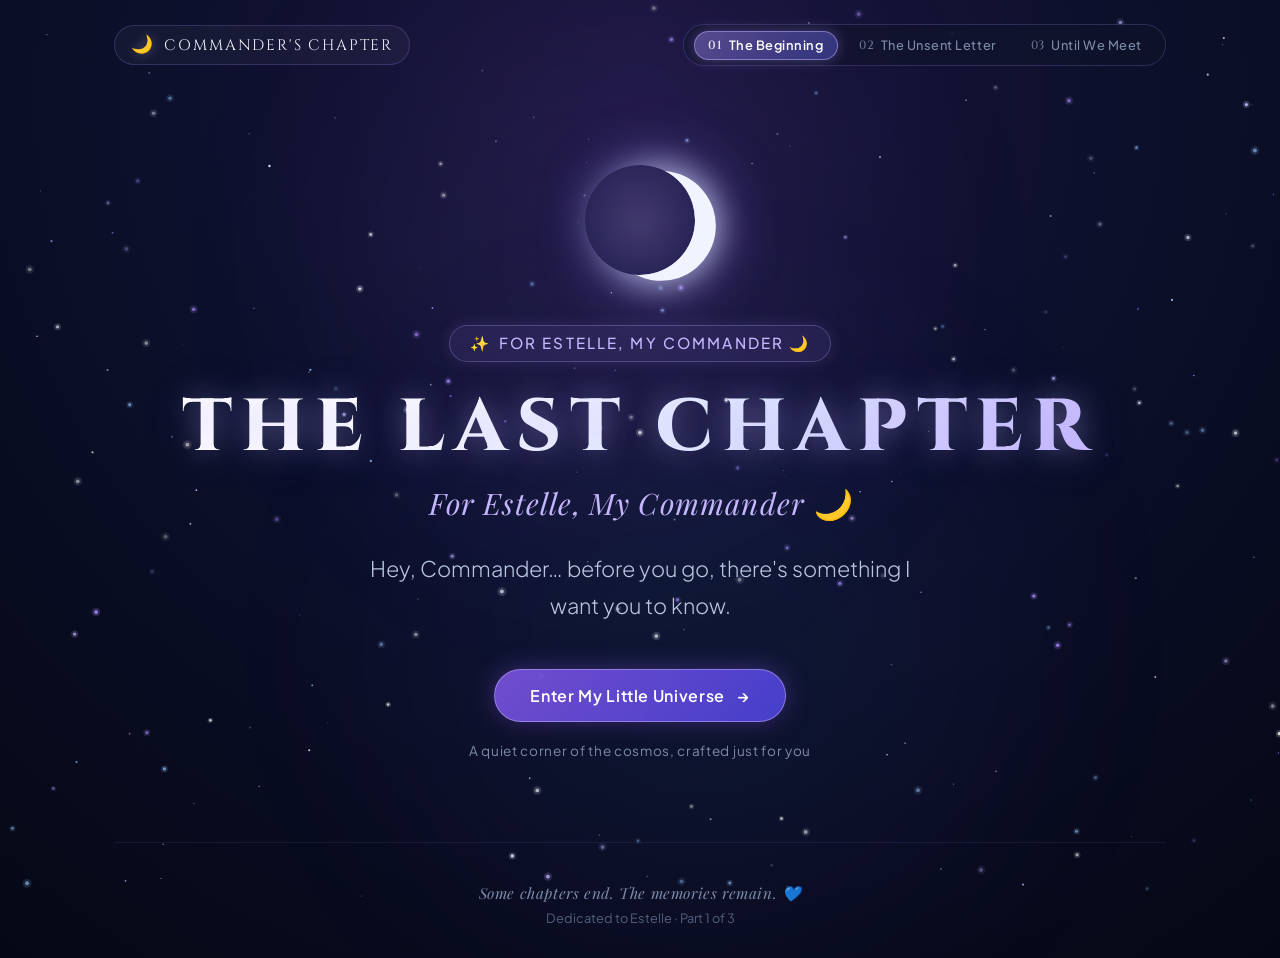
<file: index.html>
<!DOCTYPE html>
<html lang="en">
<head>
  <meta charset="UTF-8">
  <meta name="viewport" content="width=device-width, initial-scale=1.0">
  <meta http-equiv="Cache-Control" content="no-cache, no-store, must-revalidate">
  <meta http-equiv="Pragma" content="no-cache">
  <meta http-equiv="Expires" content="0">
  <meta name="description" content="A cinematic farewell tribute for Estelle, Commander. The Last Chapter.">
  <title>The Last Chapter — For Estelle, My Commander 🌙</title>
  <link rel="stylesheet" href="shared.css?v=6.0">
</head>
<body>
  <!-- Background Animated Starfield Canvas -->
  <canvas id="starfield" aria-hidden="true"></canvas>

  <!-- Ambient Cosmic Nebula Overlays -->
  <div class="nebula-glow nebula-1" aria-hidden="true"></div>
  <div class="nebula-glow nebula-2" aria-hidden="true"></div>

  <!-- Main Layout Container -->
  <div class="app-container">
    
    <!-- Top Header & Journey Navigation -->
    <header class="site-header">
      <a href="index.html" class="brand-badge" title="The Last Chapter">
        <span class="brand-icon" aria-hidden="true">🌙</span>
        <span>Commander's Chapter</span>
      </a>

      <nav class="journey-nav" aria-label="Farewell Journey Navigation">
        <a href="index.html" class="journey-step active" aria-current="page">
          <span class="step-number">01</span>
          <span>The Beginning</span>
        </a>
        <a href="letter.html" class="journey-step">
          <span class="step-number">02</span>
          <span>The Unsent Letter</span>
        </a>
        <a href="goodbye.html" class="journey-step">
          <span class="step-number">03</span>
          <span>Until We Meet</span>
        </a>
      </nav>
    </header>

    <!-- Hero Cinematic View -->
    <main class="hero-view">
      
      <!-- Glowing Crescent Moon with Ethereal Halo -->
      <div class="moon-wrapper" aria-hidden="true">
        <div class="moon-halo"></div>
        <div class="crescent-moon"></div>
      </div>

      <!-- Subtitle Tag -->
      <div class="hero-tag">
        <span aria-hidden="true">✨</span>
        <span>For Estelle, My Commander 🌙</span>
      </div>

      <!-- Primary Title -->
      <h1 class="hero-title title-glow text-gradient">
        THE LAST CHAPTER
      </h1>

      <!-- Subtitle -->
      <p class="hero-subtitle">
        For Estelle, My Commander 🌙
      </p>

      <!-- Atmospheric Narrative Text -->
      <p class="hero-intro">
        Hey, Commander… before you go, there's something I want you to know.
      </p>

      <!-- Interactive Call to Action -->
      <div class="hero-actions">
        <a href="letter.html" class="btn-primary" id="enterUniverseBtn" aria-label="Enter My Little Universe, go to the unsent letter">
          <span>Enter My Little Universe</span>
          <span aria-hidden="true">→</span>
        </a>
        <span class="hero-hint">A quiet corner of the cosmos, crafted just for you</span>
      </div>

    </main>

    <!-- Accessible Site Footer -->
    <footer class="site-footer">
      <p class="footer-text">Some chapters end. The memories remain. 💙</p>
      <p class="footer-sub">Dedicated to Estelle · Part 1 of 3</p>
    </footer>

  </div>

  <script src="shared.js?v=6.0"></script>
  <script>
    // Initialize ambient starfield simulation
    document.addEventListener('DOMContentLoaded', () => {
      new Starfield('starfield', { mode: 'ambient' });
    });
  </script>
</body>
</html>
</file>
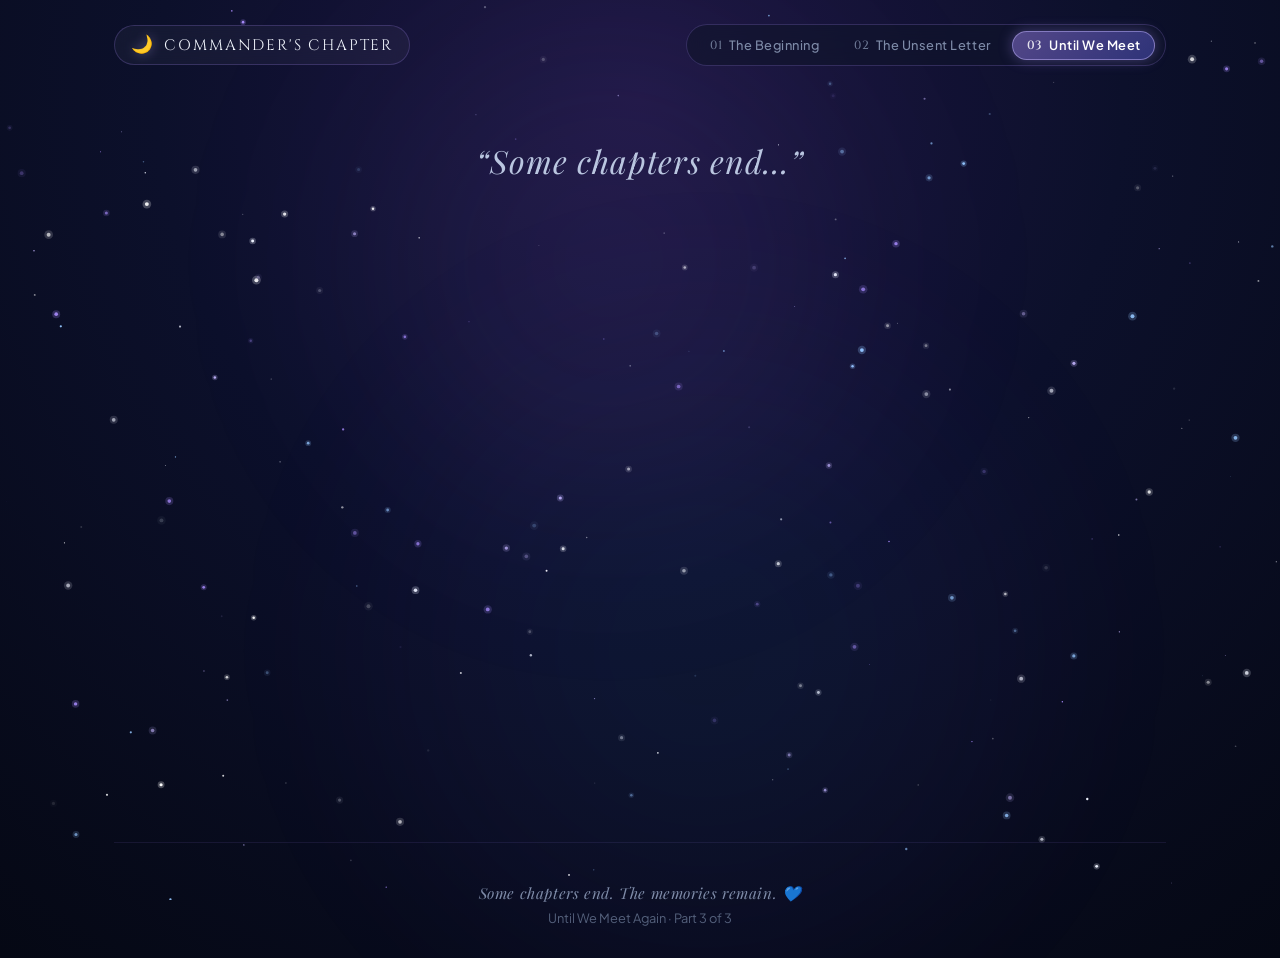
<file: goodbye.html>
<!DOCTYPE html>
<html lang="en">
<head>
  <meta charset="UTF-8">
  <meta name="viewport" content="width=device-width, initial-scale=1.0">
  <meta http-equiv="Cache-Control" content="no-cache, no-store, must-revalidate">
  <meta http-equiv="Pragma" content="no-cache">
  <meta http-equiv="Expires" content="0">
  <meta name="description" content="Until We Meet Again — A cosmic farewell wish for Estelle, my Commander.">
  <title>Until We Meet Again — For Estelle, My Commander 🌌</title>
  <link rel="stylesheet" href="shared.css?v=6.0">
</head>
<body>
  <!-- Background Animated Starfield Canvas (Configured for upward cosmic drift) -->
  <canvas id="starfield" aria-hidden="true"></canvas>

  <!-- Ambient Cosmic Nebula Overlays -->
  <div class="nebula-glow nebula-1" aria-hidden="true"></div>
  <div class="nebula-glow nebula-2" aria-hidden="true"></div>

  <!-- Main Layout Container -->
  <div class="app-container">
    
    <!-- Top Header & Journey Navigation -->
    <header class="site-header">
      <a href="index.html" class="brand-badge" title="Return to The Beginning">
        <span class="brand-icon" aria-hidden="true">🌙</span>
        <span>Commander's Chapter</span>
      </a>

      <nav class="journey-nav" aria-label="Farewell Journey Navigation">
        <a href="index.html" class="journey-step">
          <span class="step-number">01</span>
          <span>The Beginning</span>
        </a>
        <a href="letter.html" class="journey-step">
          <span class="step-number">02</span>
          <span>The Unsent Letter</span>
        </a>
        <a href="goodbye.html" class="journey-step active" aria-current="page">
          <span class="step-number">03</span>
          <span>Until We Meet</span>
        </a>
      </nav>
    </header>

    <!-- Main Goodbye View -->
    <main class="goodbye-view">
      <div class="goodbye-container">
        
        <!-- Sequential Cosmic Narrative Lines -->
        <section class="quote-sequence" aria-label="Cosmic Farewell Reflection">
          <p class="quote-line" id="quote1">
            &ldquo;Some chapters end...&rdquo;
          </p>
          <p class="quote-line" id="quote2">
            &ldquo;Some memories stay...&rdquo;
          </p>
          <p class="quote-line highlight" id="quote3">
            &ldquo;And some people will always have a special place in our story.&rdquo;
          </p>
        </section>

        <!-- Final Heartfelt Card -->
        <article class="final-farewell-card" id="finalFarewellCard" aria-label="Final Farewell Message">
          <p class="farewell-main-text">
            Take care, Commander. Wherever life takes you, I hope it gives you countless reasons to smile. 💙
          </p>
        </article>

        <!-- Interactive Action Buttons -->
        <nav class="goodbye-actions" id="goodbyeActions" aria-label="Farewell Actions">
          <!-- Button 1: Read My Letter Again -->
          <a href="letter.html" class="btn-secondary" id="btnReadAgain">
            <span aria-hidden="true">💌</span>
            <span>Read My Letter Again</span>
          </a>

          <!-- Button 2: Keep This Memory (Download Text Keepsake) -->
          <button type="button" class="btn-primary" id="btnKeepMemory" onclick="downloadFarewellLetter()">
            <span aria-hidden="true">📥</span>
            <span>Keep This Memory</span>
          </button>

          <!-- Button 3: Start From The Beginning -->
          <a href="index.html" class="btn-secondary" id="btnStartBeginning">
            <span aria-hidden="true">🌙</span>
            <span>Start From The Beginning</span>
          </a>

          <!-- Button 4: Surprise, Commander -->
          <button type="button" class="btn-surprise" id="btnSurprise" onclick="openSurpriseModal()">
            <span aria-hidden="true">🎁</span>
            <span>Surprise, Commander</span>
          </button>
        </nav>

      </div>
    </main>

    <!-- Surprise Modal for Commander -->
    <div class="modal-backdrop" id="surpriseModal" role="dialog" aria-modal="true" aria-labelledby="surpriseTitle" style="display: none;">
      <div class="modal-card">
        <button type="button" class="modal-close" onclick="closeSurpriseModal()" aria-label="Close surprise modal">✕</button>
        
        <div class="surprise-header">
          <span class="surprise-tag">✨ A Secret For Commander</span>
          <h2 class="surprise-title" id="surpriseTitle">A Little Surprise For You, Commander 🌙</h2>
        </div>

        <!-- 3 Lines in English as requested -->
        <div class="surprise-narrative">
          <p class="surprise-line line-1">
            &ldquo;Commander, you've never actually seen what I look like, right? 🌙&rdquo;
          </p>
          <p class="surprise-line line-2">
            &ldquo;There's a little button down below... go ahead and take a peek if you're curious.&rdquo;
          </p>
          <p class="surprise-line line-3">
            &ldquo;Fair warning though haha: I'm definitely not some handsome movie star or model—just a very ordinary, average guy. But well... here I am anyway. 🙂&rdquo;
          </p>
        </div>

        <!-- Bottom Button to Reveal Photo -->
        <div class="surprise-action-area">
          <button type="button" class="btn-primary" id="btnRevealPhoto" onclick="toggleSurprisePhoto()">
            <span id="revealBtnIcon" aria-hidden="true">📷</span>
            <span id="revealBtnText">Reveal My Photo</span>
          </button>
          <span class="surprise-hint" id="surpriseHint">Click once to reveal · You can view or hide it anytime</span>
        </div>

        <!-- Photo Reveal Container -->
        <div class="surprise-photo-container" id="surprisePhotoContainer" style="display: none;">
          <div class="surprise-photo-frame" onclick="openLightbox()" title="Click to view in Full HD">
            <img id="commanderSurpriseImg" 
                 src="WhatsApp%20Image%202026-10-20%20at%2011.54.49%20AM.jpeg" 
                 onerror="handlePhotoError(this)" 
                 alt="Photo for Commander" 
                 loading="lazy" />
            <div class="photo-zoom-hint" aria-hidden="true">
              <span>🔍</span>
              <span>Tap to Zoom HD</span>
            </div>
          </div>
          <!-- Personal Note for Commander Under Photo -->
          <div class="surprise-photo-note" id="surprisePhotoCaption">
            <p class="photo-note-p">
              &ldquo;No matter how you look, you will always be beautiful to me, Commander. That's why you never need to send me your photo—just having my picture with you is more than enough. Whether you choose to keep it safe or not is entirely up to you. 💙&rdquo;
            </p>
            <p class="photo-note-p photo-note-sub">
              &ldquo;Also, I completely forgot to tell you one funny thing, Commander… this is honestly the single only decent photo I had of myself! 😅 All my other pictures look terrible haha. Even this one was taken back when I finished my internship, on the graduation day celebration held at that company. Aside from this, the only good photos I have are from when I was a little kid—I really don't have any other nice photos, Commander, sorry! 😔🫡&rdquo;
            </p>
          </div>
          <div class="surprise-photo-tools">
            <span class="view-status-pill">✨ Unlocked · Revisit anytime</span>
            <button type="button" class="btn-subtle" onclick="openLightbox()">
              <span aria-hidden="true">🔍</span>
              <span>Full HD View</span>
            </button>
            <a id="downloadPhotoLink" href="WhatsApp%20Image%202026-10-20%20at%2011.54.49%20AM.jpeg" download="Photo-For-Commander.jpg" target="_blank" rel="noopener noreferrer" class="btn-subtle">
              <span aria-hidden="true">📥</span>
              <span>Save Photo</span>
            </a>
          </div>
        </div>

      </div>
    </div>

    <!-- Fullscreen HD Lightbox Modal -->
    <div class="lightbox-backdrop" id="photoLightbox" role="dialog" aria-modal="true" aria-label="HD Photo Viewer" style="display: none;">
      <div class="lightbox-content">
        <button type="button" class="lightbox-close" onclick="closeLightbox()" aria-label="Close HD photo view">✕</button>
        <img class="lightbox-img" 
             id="lightboxPhotoImg"
             src="WhatsApp%20Image%202026-10-20%20at%2011.54.49%20AM.jpeg" 
             alt="Photo for Commander in HD" 
             onerror="handlePhotoError(this)" />
        <div class="surprise-photo-tools" style="margin-top: 0.5rem;">
          <a id="lightboxDownloadLink" href="WhatsApp%20Image%202026-10-20%20at%2011.54.49%20AM.jpeg" download="Photo-For-Commander.jpg" target="_blank" rel="noopener noreferrer" class="btn-primary" style="padding: 0.65rem 1.6rem; font-size: 0.9rem;">
            <span aria-hidden="true">📥</span>
            <span>Save Photo to Device</span>
          </a>
        </div>
      </div>
    </div>

    <!-- Site Footer -->
    <footer class="site-footer">
      <p class="footer-text">Some chapters end. The memories remain. 💙</p>
      <p class="footer-sub">Until We Meet Again · Part 3 of 3</p>
    </footer>

  </div>

  <script src="shared.js?v=6.0"></script>
  <script>
    document.addEventListener('DOMContentLoaded', () => {
      // Initialize starfield with upward drifting stars
      new Starfield('starfield', { mode: 'upward' });

      // Start the sequential message reveal
      initGoodbyeSequence();
    });
  </script>
</body>
</html>
</file>
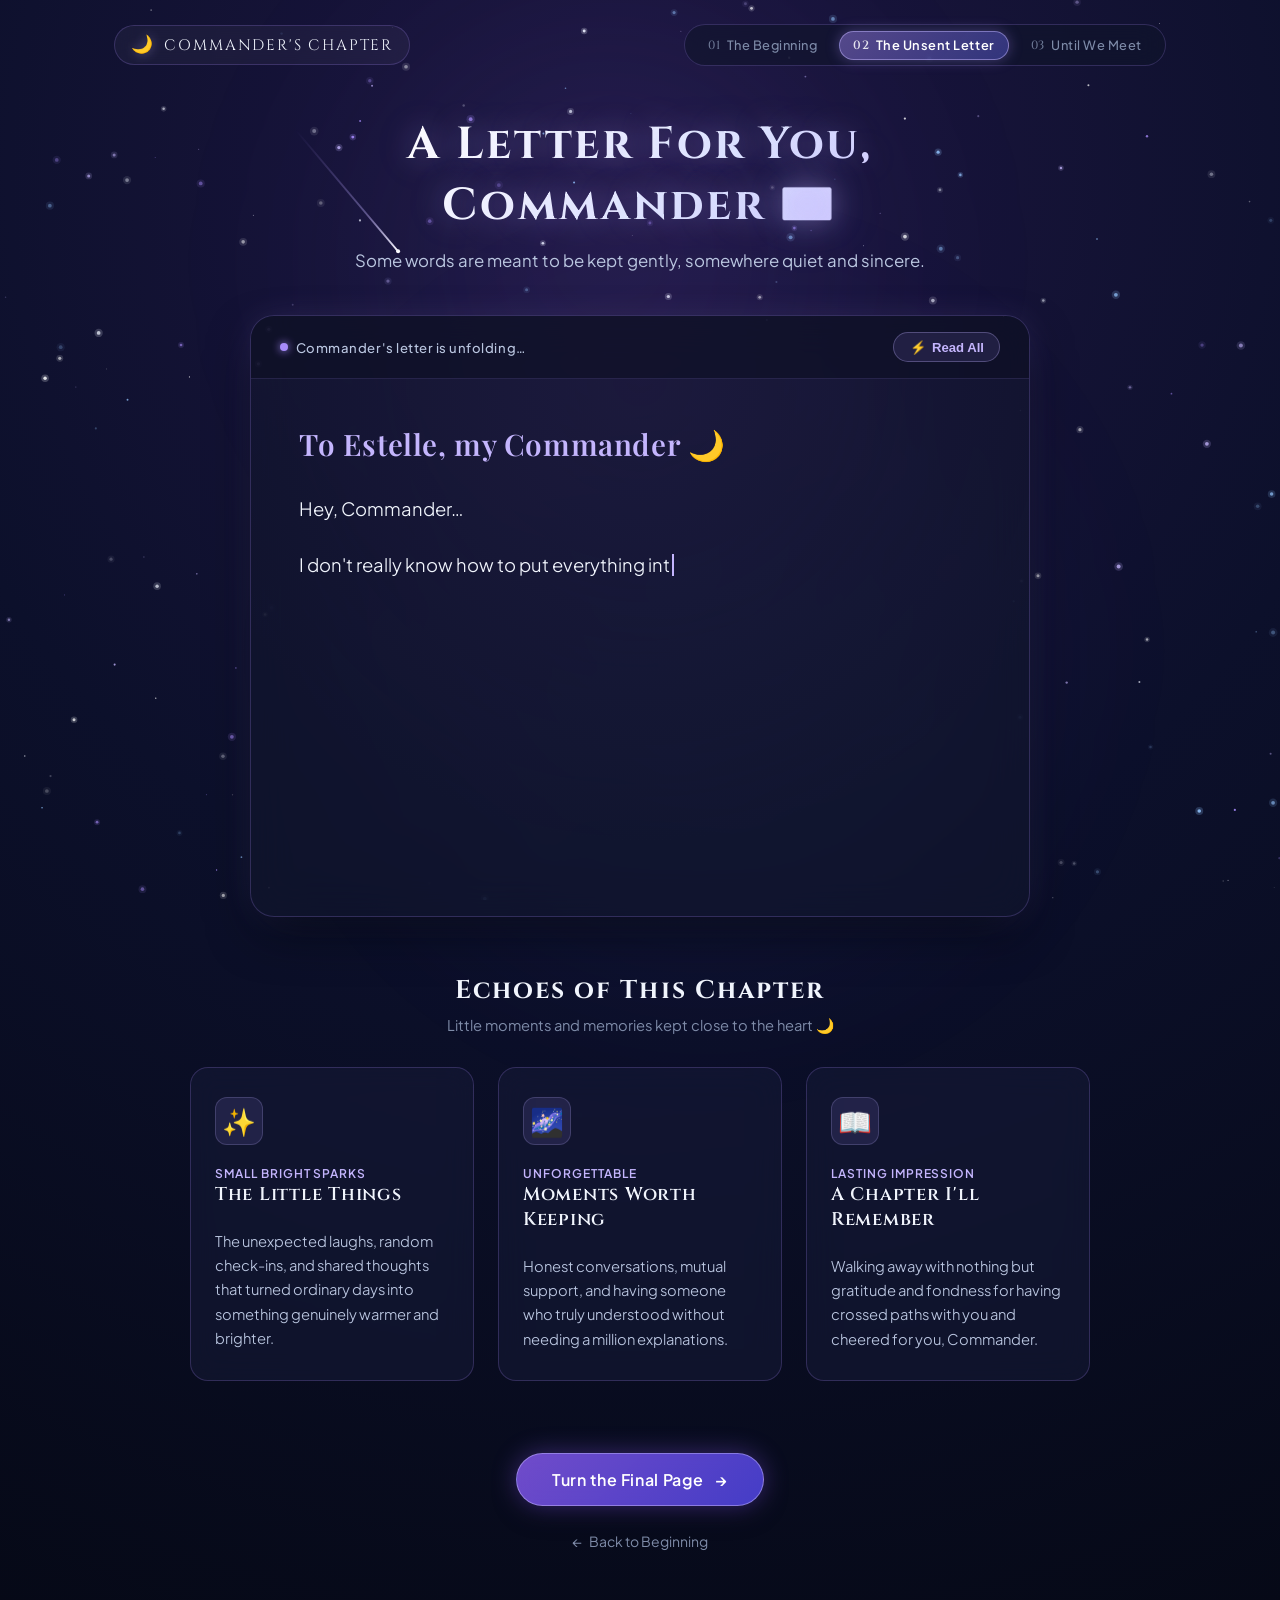
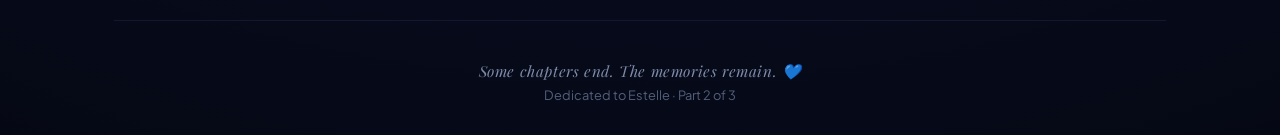
<file: letter.html>
<!DOCTYPE html>
<html lang="en">
<head>
  <meta charset="UTF-8">
  <meta name="viewport" content="width=device-width, initial-scale=1.0">
  <meta http-equiv="Cache-Control" content="no-cache, no-store, must-revalidate">
  <meta http-equiv="Pragma" content="no-cache">
  <meta http-equiv="Expires" content="0">
  <meta name="description" content="An unsent farewell letter dedicated to Estelle, my Commander.">
  <title>The Unsent Letter — For Estelle, My Commander 💌</title>
  <link rel="stylesheet" href="shared.css?v=6.0">
</head>
<body>
  <!-- Background Animated Starfield Canvas -->
  <canvas id="starfield" aria-hidden="true"></canvas>

  <!-- Ambient Cosmic Nebula Overlays -->
  <div class="nebula-glow nebula-1" aria-hidden="true"></div>
  <div class="nebula-glow nebula-2" aria-hidden="true"></div>

  <!-- Main Layout Container -->
  <div class="app-container">
    
    <!-- Top Header & Journey Navigation -->
    <header class="site-header">
      <a href="index.html" class="brand-badge" title="Return to The Beginning">
        <span class="brand-icon" aria-hidden="true">🌙</span>
        <span>Commander's Chapter</span>
      </a>

      <nav class="journey-nav" aria-label="Farewell Journey Navigation">
        <a href="index.html" class="journey-step">
          <span class="step-number">01</span>
          <span>The Beginning</span>
        </a>
        <a href="letter.html" class="journey-step active" aria-current="page">
          <span class="step-number">02</span>
          <span>The Unsent Letter</span>
        </a>
        <a href="goodbye.html" class="journey-step">
          <span class="step-number">03</span>
          <span>Until We Meet</span>
        </a>
      </nav>
    </header>

    <!-- Main Letter View -->
    <main class="letter-view">
      
      <!-- Page Header -->
      <div class="letter-header-block">
        <h1 class="page-title text-gradient title-glow">
          A Letter For You, Commander 💌
        </h1>
        <p class="page-desc">
          Some words are meant to be kept gently, somewhere quiet and sincere.
        </p>
      </div>

      <!-- Glowing Interactive Envelope & Letter Container -->
      <section class="envelope-stage" aria-label="Farewell Letter Container">
        <div class="envelope-card">
          
          <!-- Letter Top Toolbar -->
          <div class="letter-toolbar">
            <div class="letter-status">
              <span class="status-dot" aria-hidden="true"></span>
              <span id="letterStatusText">Reading letter…</span>
            </div>
            <button type="button" class="btn-read-all" id="btnReadAll" aria-label="Reveal entire letter immediately">
              <span aria-hidden="true">⚡</span>
              <span>Read All</span>
            </button>
          </div>

          <!-- Letter Paper Body -->
          <article class="letter-paper">
            <h2 class="letter-salutation">To Estelle, my Commander 🌙</h2>
            
            <!-- Typewriter output container -->
            <div class="letter-content" id="typewriterTarget" aria-live="polite">
              <!-- Animated typewriter text will stream here -->
              <noscript>
                <p>Hey, Commander…</p>
                <p>I don't really know how to put everything into words, but I wanted to make this little corner of the internet just for you.</p>
                <p>Maybe one day, we'll stop talking here. Maybe this little part of our daily lives will become a memory. And maybe things won't always be the way they are now.</p>
                <p>But I don't want this goodbye to feel like all those moments meant nothing.</p>
                <p>You became someone special to me in a way I never really planned. The conversations, the little moments, the smiles, and even the ordinary days — they all became a part of a memory I'll carry with me.</p>
                <p>You know, Commander, unlike anyone else, you were always just completely, unapologetically yourself. That's honestly why I like you so much. I don't know whether it's love or not, Commander. I'm just speaking whatever comes straight from my heart. In truth, I don't think I can ever really fall in love with anyone, Commander; there's a reason behind that which maybe one day I'll tell you. But does it even need to be called love anyway? We don't need labels. What I do know is this: all the stories you told me, the stories I shared with you, and all your silly, wonderful jokes… Commander, I'm going to miss all of that so, so, so much.</p>
                <p>If this is the end of this chapter, I hope you know that I'm genuinely glad our paths crossed.</p>
                <p>Every single day I spent talking with you will always stay alive in my heart. I really hope you won't forget me, Commander.</p>
                <p>Please take good care of your health, and most importantly, take good care of your family and everyone around you. All the good things you are setting out to do will definitely happen for the best, so no matter what anyone says, please don't let it worry you. Just take good care of yourself and the people with you—everything good will happen.</p>
                <p>Also Commander, right after your college wraps up, you have that surgery coming up. Please eat well and nourish yourself with good, healthy food beforehand. I know surgeries can be painful and hurt, so I'll be praying to God with all my heart for you to stay strong and unafraid throughout it. I know how scary that operation room can feel... 😢 but I truly believe you will face it bravely, just like you always do. During that time, even if I'm far away and don't know what's happening moment by moment, my heart and thoughts will be right there with you, hoping and praying that everything goes smoothly and turns out completely fine.</p>
                <p>And more than that... one day, please come visit my home, Commander. If possible, bring your family along too! It might not be as big or grand as your home, but I think you'll truly like it. I'll take you around and show you all the wonderful places I know, and if I ever come over there, you have to promise to show me around too, okay?</p>
                <p>You don't owe me anything, Commander. No promises, no explanations, no pressure. I just wanted you to leave this little place knowing that you mattered.</p>
                <p>And wherever life takes you next, I hope you find happiness, peace, beautiful people, and a thousand little reasons to smile.</p>
                <p>Thank you for being my Estelle. Thank you for being my Commander.</p>
                <p>Maybe this is goodbye to a place, not to the memories it gave us.</p>
                <p>Take care of yourself, okay?</p>
                <div class="letter-signature">— Yours lovingly, Santhosh 💙</div>
              </noscript>
            </div>
          </article>

        </div>
      </section>

      <!-- Three Memory Cards Section -->
      <section class="memories-section" aria-label="Memory Cards">
        <div class="memories-title-wrapper">
          <h2 class="memories-title">Echoes of This Chapter</h2>
          <p class="memories-subtitle">Little moments and memories kept close to the heart 🌙</p>
        </div>

        <div class="memory-cards-grid" id="memoryCardsGrid">
          <!-- Dynamically populated from SITE_CONFIG.memories in shared.js -->
          <article class="memory-card">
            <div class="memory-card-icon" aria-hidden="true">✨</div>
            <div class="memory-card-header">
              <span class="memory-card-tag">Small Bright Sparks</span>
              <h3>The Little Things</h3>
            </div>
            <p class="memory-card-text">The unexpected laughs, random check-ins, and shared thoughts that turned ordinary days into something genuinely warmer and brighter.</p>
          </article>

          <article class="memory-card">
            <div class="memory-card-icon" aria-hidden="true">🌌</div>
            <div class="memory-card-header">
              <span class="memory-card-tag">Unforgettable</span>
              <h3>Moments Worth Keeping</h3>
            </div>
            <p class="memory-card-text">Honest conversations, mutual support, and having someone who truly understood without needing a million explanations.</p>
          </article>

          <article class="memory-card">
            <div class="memory-card-icon" aria-hidden="true">📖</div>
            <div class="memory-card-header">
              <span class="memory-card-tag">Lasting Impression</span>
              <h3>A Chapter I'll Remember</h3>
            </div>
            <p class="memory-card-text">Walking away with nothing but gratitude and fondness for having crossed paths with you and cheered for you, Commander.</p>
          </article>
        </div>
      </section>

      <!-- Navigation to Next & Previous Chapter -->
      <nav class="letter-navigation-footer" aria-label="Page navigation">
        <a href="goodbye.html" class="btn-primary" id="btnTurnFinalPage">
          <span>Turn the Final Page</span>
          <span aria-hidden="true">→</span>
        </a>
        <a href="index.html" class="btn-subtle">
          <span aria-hidden="true">←</span>
          <span>Back to Beginning</span>
        </a>
      </nav>

    </main>

    <!-- Site Footer -->
    <footer class="site-footer">
      <p class="footer-text">Some chapters end. The memories remain. 💙</p>
      <p class="footer-sub">Dedicated to Estelle · Part 2 of 3</p>
    </footer>

  </div>

  <script src="shared.js?v=6.0"></script>
  <script>
    document.addEventListener('DOMContentLoaded', () => {
      // Initialize ambient starfield
      new Starfield('starfield', { mode: 'ambient' });

      // Render memory cards from editable configuration
      renderMemoryCards('memoryCardsGrid');

      // Initialize typewriter engine
      new LetterTypewriter('typewriterTarget', {
        readAllBtnId: 'btnReadAll',
        statusTextId: 'letterStatusText',
        closing: '— Yours lovingly, Santhosh 💙',
        speed: 16
      });
    });
  </script>
</body>
</html>
</file>
<file: shared.css>
/* ==========================================================================
   ESTELLE "COMMANDER" FAREWELL TRIBUTE - SHARED STYLESHEET
   Cinematic Midnight & Lavender Cosmic Theme
   ========================================================================== */

@import url('https://fonts.googleapis.com/css2?family=Cinzel:wght@400;600;700;800&family=Plus+Jakarta+Sans:ital,wght@0,300;0,400;0,500;0,600;0,700;1,400&family=Playfair+Display:ital,wght@0,400;0,600;1,400;1,600&family=Alex+Brush&display=swap');

:root {
  /* Colors */
  --color-midnight: #080D20;
  --color-deep: #040711;
  --color-purple: #1A1333;
  --color-purple-dark: #120D24;
  --color-purple-light: #2A1F4E;
  
  --color-text-main: #F1F5FD;
  --color-text-sub: #BAC6E0;
  --color-text-muted: #7E8BA8;
  --color-text-dim: #54607B;

  --color-lavender: #C4B5FD;
  --color-lavender-glow: rgba(196, 181, 253, 0.4);
  --color-accent-purple: #A78BFA;
  --color-accent-indigo: #818CF8;
  --color-accent-blue: #60A5FA;
  --color-accent-cyan: #38BDF8;

  --glass-bg: rgba(18, 22, 45, 0.65);
  --glass-bg-subtle: rgba(25, 30, 60, 0.45);
  --glass-bg-elevated: rgba(28, 34, 70, 0.75);
  --glass-border: rgba(167, 139, 250, 0.22);
  --glass-border-hover: rgba(196, 181, 253, 0.5);
  --glass-shadow: 0 16px 40px -10px rgba(4, 7, 17, 0.7);

  /* Fonts */
  --font-display: 'Cinzel', 'Playfair Display', Georgia, serif;
  --font-serif: 'Playfair Display', Georgia, serif;
  --font-body: 'Plus Jakarta Sans', -apple-system, BlinkMacSystemFont, 'Segoe UI', Roboto, sans-serif;
  --font-script: 'Alex Brush', cursive;

  /* Transitions */
  --transition-smooth: all 0.35s cubic-bezier(0.16, 1, 0.3, 1);
  --transition-cinematic: all 0.7s cubic-bezier(0.16, 1, 0.3, 1);
}

/* ==========================================================================
   Base & Resets
   ========================================================================== */

*, *::before, *::after {
  box-sizing: border-box;
  margin: 0;
  padding: 0;
}

html {
  font-size: 16px;
  scroll-behavior: smooth;
  background-color: var(--color-midnight);
  color: var(--color-text-main);
  font-family: var(--font-body);
  -webkit-font-smoothing: antialiased;
  -moz-osx-font-smoothing: grayscale;
}

body {
  min-height: 100vh;
  position: relative;
  overflow-x: hidden;
  background: radial-gradient(circle at 50% 10%, #1e1642 0%, #0c102b 45%, #050814 100%);
  display: flex;
  flex-direction: column;
}

/* Background Starfield Canvas */
#starfield {
  position: fixed;
  top: 0;
  left: 0;
  width: 100%;
  height: 100%;
  pointer-events: none;
  z-index: 0;
}

/* Cosmic Ambient Nebula Overlays */
.nebula-glow {
  position: fixed;
  border-radius: 50%;
  filter: blur(90px);
  pointer-events: none;
  z-index: 1;
  opacity: 0.35;
  transition: opacity 1s ease;
}

.nebula-glow.nebula-1 {
  top: -10%;
  left: 20%;
  width: 55vw;
  height: 55vw;
  background: radial-gradient(circle, rgba(167, 139, 250, 0.28) 0%, rgba(99, 102, 241, 0.08) 55%, transparent 75%);
  animation: floatNebula1 24s ease-in-out infinite alternate;
}

.nebula-glow.nebula-2 {
  bottom: -15%;
  right: 15%;
  width: 60vw;
  height: 60vw;
  background: radial-gradient(circle, rgba(56, 189, 248, 0.18) 0%, rgba(139, 92, 246, 0.12) 50%, transparent 75%);
  animation: floatNebula2 30s ease-in-out infinite alternate;
}

@keyframes floatNebula1 {
  0% { transform: translate(0, 0) scale(1); }
  50% { transform: translate(4vw, 5vh) scale(1.08); }
  100% { transform: translate(-3vw, -4vh) scale(0.96); }
}

@keyframes floatNebula2 {
  0% { transform: translate(0, 0) scale(1); }
  50% { transform: translate(-5vw, -6vh) scale(1.1); }
  100% { transform: translate(3vw, 4vh) scale(0.94); }
}

/* Main Container Layout */
.app-container {
  position: relative;
  z-index: 2;
  width: 100%;
  max-width: 1100px;
  margin: 0 auto;
  padding: 0 1.5rem;
  display: flex;
  flex-direction: column;
  flex: 1;
}

/* ==========================================================================
   Header & Navigation
   ========================================================================== */

.site-header {
  position: relative;
  z-index: 10;
  width: 100%;
  padding: 1.5rem 0 1rem 0;
  display: flex;
  justify-content: space-between;
  align-items: center;
  gap: 1rem;
}

.brand-badge {
  display: inline-flex;
  align-items: center;
  gap: 0.6rem;
  text-decoration: none;
  color: var(--color-text-main);
  font-family: var(--font-display);
  font-size: 0.95rem;
  letter-spacing: 0.12em;
  text-transform: uppercase;
  padding: 0.45rem 1rem;
  background: rgba(255, 255, 255, 0.04);
  border: 1px solid var(--glass-border);
  border-radius: 9999px;
  backdrop-filter: blur(12px);
  transition: var(--transition-smooth);
}

.brand-badge:hover {
  background: rgba(167, 139, 250, 0.12);
  border-color: var(--glass-border-hover);
  box-shadow: 0 0 15px rgba(167, 139, 250, 0.25);
  transform: translateY(-1px);
}

.brand-icon {
  color: var(--color-lavender);
  font-size: 1.1rem;
  filter: drop-shadow(0 0 6px var(--color-lavender-glow));
}

/* Journey Progress Steps */
.journey-nav {
  display: flex;
  align-items: center;
  gap: 0.5rem;
  background: rgba(15, 20, 42, 0.6);
  border: 1px solid var(--glass-border);
  border-radius: 9999px;
  padding: 0.35rem 0.6rem;
  backdrop-filter: blur(14px);
}

.journey-step {
  display: inline-flex;
  align-items: center;
  gap: 0.4rem;
  text-decoration: none;
  font-size: 0.8rem;
  font-weight: 500;
  color: var(--color-text-muted);
  padding: 0.35rem 0.85rem;
  border-radius: 9999px;
  transition: var(--transition-smooth);
  letter-spacing: 0.04em;
  white-space: nowrap;
}

.journey-step:hover {
  color: var(--color-text-main);
  background: rgba(255, 255, 255, 0.05);
}

.journey-step.active {
  color: #FFFFFF;
  background: linear-gradient(135deg, rgba(167, 139, 250, 0.45) 0%, rgba(99, 102, 241, 0.4) 100%);
  border: 1px solid rgba(196, 181, 253, 0.5);
  box-shadow: 0 0 14px rgba(167, 139, 250, 0.35);
  font-weight: 600;
}

.step-number {
  font-family: var(--font-display);
  font-size: 0.75rem;
  opacity: 0.85;
}

/* ==========================================================================
   Typography & Common Elements
   ========================================================================== */

.title-glow {
  text-shadow: 0 0 30px rgba(196, 181, 253, 0.4), 0 0 60px rgba(129, 140, 248, 0.2);
}

.text-gradient {
  background: linear-gradient(135deg, #FFFFFF 20%, #E0E7FF 60%, #C4B5FD 100%);
  -webkit-background-clip: text;
  -webkit-text-fill-color: transparent;
}

.text-gradient-purple {
  background: linear-gradient(135deg, #E0E7FF 0%, #C4B5FD 50%, #818CF8 100%);
  -webkit-background-clip: text;
  -webkit-text-fill-color: transparent;
}

/* Primary Cinematic Buttons */
.btn-primary {
  display: inline-flex;
  align-items: center;
  justify-content: center;
  gap: 0.75rem;
  padding: 0.95rem 2.2rem;
  font-family: var(--font-body);
  font-size: 1rem;
  font-weight: 600;
  letter-spacing: 0.04em;
  text-decoration: none;
  color: #FFFFFF;
  background: linear-gradient(135deg, rgba(139, 92, 246, 0.8) 0%, rgba(79, 70, 229, 0.85) 100%);
  border: 1px solid rgba(196, 181, 253, 0.5);
  border-radius: 9999px;
  box-shadow: 0 0 25px rgba(139, 92, 246, 0.38), 0 8px 24px rgba(5, 8, 20, 0.4);
  cursor: pointer;
  transition: var(--transition-smooth);
  backdrop-filter: blur(10px);
  position: relative;
  overflow: hidden;
}

.btn-primary::before {
  content: '';
  position: absolute;
  top: 0;
  left: -100%;
  width: 100%;
  height: 100%;
  background: linear-gradient(90deg, transparent, rgba(255, 255, 255, 0.25), transparent);
  transition: left 0.75s ease;
}

.btn-primary:hover {
  transform: translateY(-2px) scale(1.02);
  background: linear-gradient(135deg, rgba(147, 102, 248, 0.9) 0%, rgba(99, 102, 241, 0.95) 100%);
  border-color: rgba(224, 214, 255, 0.8);
  box-shadow: 0 0 35px rgba(167, 139, 250, 0.55), 0 12px 30px rgba(5, 8, 20, 0.5);
}

.btn-primary:hover::before {
  left: 100%;
}

.btn-primary:active {
  transform: translateY(0) scale(0.99);
}

.btn-secondary {
  display: inline-flex;
  align-items: center;
  justify-content: center;
  gap: 0.6rem;
  padding: 0.85rem 1.8rem;
  font-family: var(--font-body);
  font-size: 0.95rem;
  font-weight: 500;
  letter-spacing: 0.03em;
  text-decoration: none;
  color: var(--color-text-main);
  background: rgba(255, 255, 255, 0.05);
  border: 1px solid var(--glass-border);
  border-radius: 9999px;
  cursor: pointer;
  transition: var(--transition-smooth);
  backdrop-filter: blur(12px);
}

.btn-secondary:hover {
  background: rgba(167, 139, 250, 0.15);
  border-color: var(--glass-border-hover);
  color: #FFFFFF;
  box-shadow: 0 0 20px rgba(167, 139, 250, 0.25);
  transform: translateY(-2px);
}

.btn-secondary:active {
  transform: translateY(0);
}

.btn-subtle {
  display: inline-flex;
  align-items: center;
  gap: 0.4rem;
  font-size: 0.875rem;
  color: var(--color-text-muted);
  text-decoration: none;
  padding: 0.4rem 0.8rem;
  border-radius: 6px;
  transition: var(--transition-smooth);
}

.btn-subtle:hover {
  color: var(--color-lavender);
  background: rgba(255, 255, 255, 0.04);
}

/* Accessible focus outlines */
a:focus-visible, button:focus-visible {
  outline: 2px solid var(--color-lavender);
  outline-offset: 3px;
}

/* ==========================================================================
   PAGE 1: index.html (The Beginning)
   ========================================================================== */

.hero-view {
  display: flex;
  flex-direction: column;
  align-items: center;
  justify-content: center;
  text-align: center;
  min-height: calc(100vh - 140px);
  padding: 2.5rem 1rem 3.5rem 1rem;
  position: relative;
}

/* Realistic & Glowing CSS Crescent Moon */
.moon-wrapper {
  position: relative;
  width: 140px;
  height: 140px;
  margin-bottom: 2.2rem;
  display: flex;
  align-items: center;
  justify-content: center;
  animation: moonFloat 8s ease-in-out infinite alternate;
}

.crescent-moon {
  width: 110px;
  height: 110px;
  border-radius: 50%;
  box-shadow: 18px 12px 0 0 #F1F4FF, 
              18px 12px 30px 4px rgba(224, 231, 255, 0.6),
              18px 12px 60px 10px rgba(167, 139, 250, 0.4);
  transform: rotate(-18deg);
  position: relative;
}

/* Subtle moon halo ring */
.moon-halo {
  position: absolute;
  top: 50%;
  left: 50%;
  width: 170px;
  height: 170px;
  transform: translate(-50%, -50%);
  border-radius: 50%;
  background: radial-gradient(circle, rgba(196, 181, 253, 0.22) 0%, rgba(129, 140, 248, 0.08) 50%, transparent 75%);
  filter: blur(8px);
  pointer-events: none;
}

@keyframes moonFloat {
  0% { transform: translateY(0px) rotate(0deg); }
  50% { transform: translateY(-10px) rotate(2deg); }
  100% { transform: translateY(4px) rotate(-1deg); }
}

.hero-tag {
  display: inline-flex;
  align-items: center;
  gap: 0.5rem;
  font-family: var(--font-body);
  font-size: 0.95rem;
  font-weight: 500;
  letter-spacing: 0.14em;
  text-transform: uppercase;
  color: var(--color-lavender);
  background: rgba(167, 139, 250, 0.1);
  border: 1px solid rgba(196, 181, 253, 0.25);
  padding: 0.45rem 1.25rem;
  border-radius: 9999px;
  margin-bottom: 1.5rem;
  backdrop-filter: blur(8px);
  box-shadow: 0 0 15px rgba(167, 139, 250, 0.15);
}

.hero-title {
  font-family: var(--font-display);
  font-size: clamp(2.5rem, 6.5vw, 4.6rem);
  font-weight: 800;
  letter-spacing: 0.12em;
  line-height: 1.15;
  margin-bottom: 0.8rem;
  text-transform: uppercase;
}

.hero-subtitle {
  font-family: var(--font-serif);
  font-size: clamp(1.2rem, 3vw, 1.85rem);
  font-style: italic;
  font-weight: 400;
  color: var(--color-lavender);
  margin-bottom: 1.8rem;
  letter-spacing: 0.04em;
}

.hero-intro {
  font-family: var(--font-body);
  font-size: clamp(1.05rem, 2.2vw, 1.35rem);
  color: var(--color-text-sub);
  max-width: 580px;
  line-height: 1.7;
  font-weight: 300;
  margin-bottom: 2.8rem;
}

.hero-actions {
  display: flex;
  flex-direction: column;
  align-items: center;
  gap: 1.2rem;
}

.hero-hint {
  font-size: 0.85rem;
  color: var(--color-text-muted);
  letter-spacing: 0.05em;
}

/* ==========================================================================
   PAGE 2: letter.html (The Unsent Letter)
   ========================================================================== */

.letter-view {
  padding: 2rem 0 4rem 0;
  display: flex;
  flex-direction: column;
  align-items: center;
}

.letter-header-block {
  text-align: center;
  margin-bottom: 2.5rem;
  max-width: 700px;
}

.page-title {
  font-family: var(--font-display);
  font-size: clamp(1.8rem, 4.5vw, 2.8rem);
  font-weight: 700;
  letter-spacing: 0.06em;
  margin-bottom: 0.75rem;
}

.page-desc {
  font-size: 1.05rem;
  color: var(--color-text-sub);
  line-height: 1.6;
}

/* Glowing Interactive Envelope */
.envelope-stage {
  width: 100%;
  max-width: 780px;
  position: relative;
  margin-bottom: 3.5rem;
}

.envelope-card {
  position: relative;
  background: var(--glass-bg);
  border: 1px solid var(--glass-border);
  border-radius: 24px;
  backdrop-filter: blur(20px);
  -webkit-backdrop-filter: blur(20px);
  box-shadow: 0 20px 50px -10px rgba(4, 7, 17, 0.85),
              0 0 35px -5px rgba(167, 139, 250, 0.2);
  overflow: hidden;
  transition: border-color 0.4s ease, box-shadow 0.4s ease;
}

.envelope-card:hover {
  border-color: rgba(196, 181, 253, 0.35);
  box-shadow: 0 25px 60px -10px rgba(4, 7, 17, 0.9),
              0 0 45px 0px rgba(167, 139, 250, 0.25);
}

.letter-toolbar {
  display: flex;
  justify-content: space-between;
  align-items: center;
  padding: 1rem 1.8rem;
  background: rgba(10, 14, 32, 0.4);
  border-bottom: 1px solid rgba(167, 139, 250, 0.15);
}

.letter-status {
  display: inline-flex;
  align-items: center;
  gap: 0.5rem;
  font-size: 0.82rem;
  font-weight: 500;
  color: var(--color-text-sub);
  letter-spacing: 0.04em;
}

.status-dot {
  width: 8px;
  height: 8px;
  border-radius: 50%;
  background-color: var(--color-accent-purple);
  box-shadow: 0 0 8px var(--color-accent-purple);
  animation: pulseDot 2s infinite ease-in-out;
}

@keyframes pulseDot {
  0%, 100% { opacity: 0.5; transform: scale(0.9); }
  50% { opacity: 1; transform: scale(1.15); }
}

.btn-read-all {
  font-size: 0.82rem;
  font-weight: 600;
  color: var(--color-lavender);
  background: rgba(167, 139, 250, 0.12);
  border: 1px solid rgba(196, 181, 253, 0.3);
  padding: 0.4rem 0.95rem;
  border-radius: 9999px;
  cursor: pointer;
  transition: var(--transition-smooth);
  display: inline-flex;
  align-items: center;
  gap: 0.4rem;
}

.btn-read-all:hover {
  background: rgba(167, 139, 250, 0.25);
  border-color: rgba(196, 181, 253, 0.6);
  color: #FFFFFF;
  box-shadow: 0 0 12px rgba(167, 139, 250, 0.3);
}

/* Letter Paper Body */
.letter-paper {
  padding: 2.8rem 3rem;
  position: relative;
  background: radial-gradient(circle at 50% 0%, rgba(35, 28, 68, 0.4) 0%, transparent 70%);
}

.letter-salutation {
  font-family: var(--font-serif);
  font-size: clamp(1.4rem, 3vw, 1.85rem);
  font-weight: 600;
  color: var(--color-lavender);
  margin-bottom: 1.8rem;
  letter-spacing: 0.02em;
}

.letter-content {
  font-family: var(--font-body);
  font-size: clamp(1.02rem, 1.8vw, 1.15rem);
  line-height: 1.85;
  color: var(--color-text-main);
  font-weight: 350;
  min-height: 380px;
}

.letter-content p {
  margin-bottom: 1.4rem;
}

.letter-content p:last-child {
  margin-bottom: 0;
}

/* Blinking Cursor for Typewriter */
.typewriter-cursor {
  display: inline-block;
  width: 2px;
  height: 1.2em;
  background-color: var(--color-lavender);
  vertical-align: text-bottom;
  margin-left: 2px;
  animation: blinkCursor 0.9s infinite;
}

@keyframes blinkCursor {
  0%, 100% { opacity: 0; }
  50% { opacity: 1; }
}

.letter-signature {
  margin-top: 2.5rem;
  padding-top: 1.5rem;
  border-top: 1px dashed rgba(167, 139, 250, 0.2);
  font-family: var(--font-serif);
  font-style: italic;
  font-size: 1.25rem;
  color: var(--color-lavender);
  display: flex;
  align-items: center;
  gap: 0.5rem;
}

/* Memory Cards Section */
.memories-section {
  width: 100%;
  max-width: 900px;
  margin-bottom: 3.5rem;
}

.memories-title-wrapper {
  text-align: center;
  margin-bottom: 2rem;
}

.memories-title {
  font-family: var(--font-display);
  font-size: 1.6rem;
  letter-spacing: 0.08em;
  color: var(--color-text-main);
  margin-bottom: 0.5rem;
}

.memories-subtitle {
  font-size: 0.92rem;
  color: var(--color-text-muted);
}

.memory-cards-grid {
  display: grid;
  grid-template-columns: repeat(3, 1fr);
  gap: 1.5rem;
}

.memory-card {
  background: var(--glass-bg-subtle);
  border: 1px solid var(--glass-border);
  border-radius: 18px;
  padding: 1.8rem 1.5rem;
  backdrop-filter: blur(14px);
  -webkit-backdrop-filter: blur(14px);
  display: flex;
  flex-direction: column;
  gap: 1rem;
  transition: var(--transition-smooth);
  position: relative;
  overflow: hidden;
}

.memory-card::before {
  content: '';
  position: absolute;
  top: 0;
  left: 0;
  right: 0;
  height: 2px;
  background: linear-gradient(90deg, transparent, var(--color-accent-purple), transparent);
  opacity: 0;
  transition: opacity 0.3s ease;
}

.memory-card:hover {
  transform: translateY(-5px);
  background: var(--glass-bg-elevated);
  border-color: var(--glass-border-hover);
  box-shadow: 0 16px 35px -5px rgba(4, 7, 17, 0.7),
              0 0 25px -5px rgba(167, 139, 250, 0.25);
}

.memory-card:hover::before {
  opacity: 1;
}

.memory-card-icon {
  font-size: 1.7rem;
  color: var(--color-lavender);
  display: inline-flex;
  align-items: center;
  justify-content: center;
  width: 48px;
  height: 48px;
  border-radius: 12px;
  background: rgba(167, 139, 250, 0.12);
  border: 1px solid rgba(196, 181, 253, 0.2);
}

.memory-card-header h3 {
  font-family: var(--font-display);
  font-size: 1.15rem;
  font-weight: 600;
  color: var(--color-text-main);
  letter-spacing: 0.04em;
  margin-bottom: 0.35rem;
}

.memory-card-tag {
  font-size: 0.75rem;
  letter-spacing: 0.08em;
  text-transform: uppercase;
  color: var(--color-lavender);
  font-weight: 600;
}

.memory-card-text {
  font-size: 0.92rem;
  line-height: 1.65;
  color: var(--color-text-sub);
  font-weight: 350;
  flex: 1;
}

/* Page 2 Bottom Navigation */
.letter-navigation-footer {
  display: flex;
  flex-direction: column;
  align-items: center;
  gap: 1.2rem;
  margin-top: 1rem;
}

/* ==========================================================================
   PAGE 3: goodbye.html (Until We Meet Again)
   ========================================================================== */

.goodbye-view {
  min-height: calc(100vh - 140px);
  display: flex;
  flex-direction: column;
  align-items: center;
  justify-content: center;
  text-align: center;
  padding: 3rem 1.5rem;
  position: relative;
}

.goodbye-container {
  max-width: 780px;
  width: 100%;
  display: flex;
  flex-direction: column;
  align-items: center;
}

/* Cosmic Sequence Message Cards */
.quote-sequence {
  display: flex;
  flex-direction: column;
  gap: 1.8rem;
  margin-bottom: 3.2rem;
  width: 100%;
}

.quote-line {
  font-family: var(--font-serif);
  font-size: clamp(1.35rem, 3.2vw, 2rem);
  font-style: italic;
  font-weight: 400;
  color: var(--color-text-sub);
  line-height: 1.5;
  letter-spacing: 0.03em;
  opacity: 0;
  transform: translateY(20px);
  transition: opacity 1s cubic-bezier(0.16, 1, 0.3, 1), transform 1s cubic-bezier(0.16, 1, 0.3, 1);
}

.quote-line.visible {
  opacity: 1;
  transform: translateY(0);
}

.quote-line.highlight {
  color: #FFFFFF;
  text-shadow: 0 0 25px rgba(196, 181, 253, 0.45);
}

/* Final Message Card */
.final-farewell-card {
  background: var(--glass-bg);
  border: 1px solid var(--glass-border);
  border-radius: 24px;
  padding: 2.8rem 2.5rem;
  backdrop-filter: blur(20px);
  -webkit-backdrop-filter: blur(20px);
  box-shadow: 0 20px 50px -10px rgba(4, 7, 17, 0.85),
              0 0 40px -5px rgba(167, 139, 250, 0.25);
  margin-bottom: 3rem;
  opacity: 0;
  transform: translateY(25px) scale(0.98);
  transition: opacity 1.2s cubic-bezier(0.16, 1, 0.3, 1), transform 1.2s cubic-bezier(0.16, 1, 0.3, 1);
}

.final-farewell-card.visible {
  opacity: 1;
  transform: translateY(0) scale(1);
}

.farewell-main-text {
  font-family: var(--font-body);
  font-size: clamp(1.15rem, 2.5vw, 1.45rem);
  line-height: 1.8;
  color: #FFFFFF;
  font-weight: 400;
}

/* Action Buttons Grid */
.goodbye-actions {
  display: flex;
  flex-wrap: wrap;
  align-items: center;
  justify-content: center;
  gap: 1.2rem;
  opacity: 0;
  transform: translateY(15px);
  transition: opacity 1s ease 0.3s, transform 1s ease 0.3s;
}

.goodbye-actions.visible {
  opacity: 1;
  transform: translateY(0);
}

/* ==========================================================================
   Footer
   ========================================================================== */

.site-footer {
  position: relative;
  z-index: 10;
  width: 100%;
  padding: 2.5rem 1rem 2rem 1rem;
  text-align: center;
  border-top: 1px solid rgba(167, 139, 250, 0.1);
  margin-top: auto;
}

.footer-text {
  font-family: var(--font-serif);
  font-style: italic;
  font-size: 0.95rem;
  color: var(--color-text-muted);
  letter-spacing: 0.04em;
}

.footer-sub {
  font-size: 0.8rem;
  color: var(--color-text-dim);
  margin-top: 0.4rem;
}

/* ==========================================================================
   Toast Notification
   ========================================================================== */

.toast-container {
  position: fixed;
  bottom: 2rem;
  left: 50%;
  transform: translateX(-50%) translateY(100px);
  background: rgba(18, 22, 45, 0.92);
  border: 1px solid rgba(196, 181, 253, 0.4);
  border-radius: 9999px;
  padding: 0.8rem 1.6rem;
  display: flex;
  align-items: center;
  gap: 0.7rem;
  color: #FFFFFF;
  font-size: 0.92rem;
  font-weight: 500;
  backdrop-filter: blur(16px);
  box-shadow: 0 10px 30px rgba(0, 0, 0, 0.6), 0 0 20px rgba(167, 139, 250, 0.3);
  z-index: 999;
  opacity: 0;
  transition: all 0.4s cubic-bezier(0.16, 1, 0.3, 1);
  pointer-events: none;
}

.toast-container.show {
  transform: translateX(-50%) translateY(0);
  opacity: 1;
}

/* ==========================================================================
   Responsive Breakpoints
   ========================================================================== */

@media (max-width: 900px) {
  .memory-cards-grid {
    grid-template-columns: 1fr;
    max-width: 550px;
    margin: 0 auto;
  }
}

@media (max-width: 640px) {
  .site-header {
    flex-direction: column;
    align-items: center;
    gap: 0.8rem;
    padding: 1rem 0;
  }

  .journey-nav {
    width: 100%;
    justify-content: center;
    overflow-x: auto;
    padding: 0.3rem 0.4rem;
  }

  .journey-step {
    padding: 0.3rem 0.65rem;
    font-size: 0.74rem;
  }

  .letter-paper {
    padding: 1.8rem 1.4rem;
  }

  .letter-toolbar {
    padding: 0.8rem 1.2rem;
  }

  .final-farewell-card {
    padding: 2rem 1.4rem;
  }

  .goodbye-actions {
    flex-direction: column;
    width: 100%;
  }

  .btn-primary, .btn-secondary {
    width: 100%;
    max-width: 340px;
  }
}

/* ==========================================================================
   Reduced Motion Accessibility (prefers-reduced-motion)
   ========================================================================== */

@media (prefers-reduced-motion: reduce) {
  *, *::before, *::after {
    animation-duration: 0.01ms !important;
    animation-iteration-count: 1 !important;
    transition-duration: 0.01ms !important;
  }

  .moon-wrapper {
    animation: none !important;
  }

  .nebula-glow {
    animation: none !important;
  }

  .quote-line, .final-farewell-card, .goodbye-actions {
    opacity: 1 !important;
    transform: none !important;
    transition: none !important;
  }

  .typewriter-cursor {
    display: none !important;
  }
}

/* ==========================================================================
   Surprise Feature (goodbye.html)
   ========================================================================== */

.btn-surprise {
  display: inline-flex;
  align-items: center;
  justify-content: center;
  gap: 0.75rem;
  padding: 0.95rem 2.2rem;
  font-family: var(--font-body);
  font-size: 1rem;
  font-weight: 600;
  letter-spacing: 0.04em;
  text-decoration: none;
  color: #FFFFFF;
  background: linear-gradient(135deg, rgba(236, 72, 153, 0.75) 0%, rgba(139, 92, 246, 0.85) 50%, rgba(99, 102, 241, 0.9) 100%);
  border: 1px solid rgba(244, 114, 182, 0.5);
  border-radius: 9999px;
  box-shadow: 0 0 25px rgba(236, 72, 153, 0.35), 0 8px 24px rgba(5, 8, 20, 0.4);
  cursor: pointer;
  transition: var(--transition-smooth);
  backdrop-filter: blur(10px);
  position: relative;
  overflow: hidden;
}

.btn-surprise:hover {
  transform: translateY(-2px) scale(1.03);
  background: linear-gradient(135deg, rgba(244, 114, 182, 0.9) 0%, rgba(167, 139, 250, 0.95) 50%, rgba(99, 102, 241, 1) 100%);
  border-color: rgba(251, 207, 232, 0.8);
  box-shadow: 0 0 35px rgba(236, 72, 153, 0.55), 0 12px 30px rgba(5, 8, 20, 0.5);
}

.btn-surprise:active {
  transform: translateY(0) scale(0.99);
}

/* Modal Overlay */
.modal-backdrop {
  position: fixed;
  inset: 0;
  background: rgba(4, 7, 17, 0.88);
  backdrop-filter: blur(16px);
  -webkit-backdrop-filter: blur(16px);
  z-index: 1000;
  display: flex;
  align-items: center;
  justify-content: center;
  padding: 1.5rem;
  opacity: 0;
  pointer-events: none;
  transition: opacity 0.35s cubic-bezier(0.16, 1, 0.3, 1);
}

.modal-backdrop.open {
  opacity: 1;
  pointer-events: auto;
}

.modal-card {
  position: relative;
  width: 100%;
  max-width: 620px;
  max-height: 90vh;
  overflow-y: auto;
  background: linear-gradient(160deg, rgba(25, 20, 52, 0.96) 0%, rgba(12, 15, 36, 0.98) 100%);
  border: 1px solid var(--glass-border-hover);
  border-radius: 28px;
  padding: 2.4rem 2.2rem;
  box-shadow: 0 25px 60px rgba(0, 0, 0, 0.85),
              0 0 50px rgba(167, 139, 250, 0.3);
  transform: scale(0.92) translateY(20px);
  transition: transform 0.4s cubic-bezier(0.16, 1, 0.3, 1);
  text-align: center;
}

.modal-backdrop.open .modal-card {
  transform: scale(1) translateY(0);
}

.modal-close {
  position: absolute;
  top: 1.2rem;
  right: 1.2rem;
  width: 38px;
  height: 38px;
  border-radius: 50%;
  background: rgba(255, 255, 255, 0.08);
  border: 1px solid var(--glass-border);
  color: var(--color-text-sub);
  font-size: 1.1rem;
  display: flex;
  align-items: center;
  justify-content: center;
  cursor: pointer;
  transition: var(--transition-smooth);
}

.modal-close:hover {
  background: rgba(236, 72, 153, 0.2);
  border-color: rgba(244, 114, 182, 0.5);
  color: #FFFFFF;
  transform: rotate(90deg);
}

.surprise-header {
  margin-bottom: 1.8rem;
}

.surprise-tag {
  display: inline-flex;
  align-items: center;
  gap: 0.4rem;
  font-size: 0.8rem;
  font-weight: 600;
  text-transform: uppercase;
  letter-spacing: 0.12em;
  color: var(--color-lavender);
  background: rgba(167, 139, 250, 0.12);
  border: 1px solid rgba(196, 181, 253, 0.25);
  padding: 0.35rem 0.95rem;
  border-radius: 9999px;
  margin-bottom: 0.8rem;
}

.surprise-title {
  font-family: var(--font-display);
  font-size: clamp(1.4rem, 3.5vw, 1.95rem);
  color: #FFFFFF;
  letter-spacing: 0.04em;
}

/* 3-Line Narrative Box */
.surprise-narrative {
  background: rgba(10, 14, 32, 0.55);
  border: 1px solid rgba(167, 139, 250, 0.2);
  border-radius: 18px;
  padding: 1.6rem 1.4rem;
  margin-bottom: 1.8rem;
  display: flex;
  flex-direction: column;
  gap: 1.1rem;
  text-align: left;
}

.surprise-line {
  font-size: clamp(0.96rem, 2vw, 1.08rem);
  line-height: 1.7;
}

.surprise-line.line-1 {
  font-family: var(--font-serif);
  font-style: italic;
  color: var(--color-lavender);
  font-size: clamp(1.05rem, 2.2vw, 1.2rem);
}

.surprise-line.line-2 {
  color: #E2E8F8;
  font-weight: 400;
}

.surprise-line.line-3 {
  color: var(--color-text-sub);
  font-weight: 350;
  border-top: 1px dashed rgba(167, 139, 250, 0.18);
  padding-top: 0.85rem;
}

.surprise-action-area {
  display: flex;
  flex-direction: column;
  align-items: center;
  gap: 0.65rem;
  margin-bottom: 1.5rem;
}

.surprise-hint {
  font-size: 0.82rem;
  color: var(--color-text-muted);
}

/* Photo Display Area */
.surprise-photo-container {
  display: flex;
  flex-direction: column;
  align-items: center;
  gap: 1rem;
  padding-top: 1rem;
  border-top: 1px solid rgba(167, 139, 250, 0.2);
  animation: photoRevealFade 0.7s cubic-bezier(0.16, 1, 0.3, 1) forwards;
}

@keyframes photoRevealFade {
  0% { opacity: 0; transform: translateY(20px) scale(0.96); }
  100% { opacity: 1; transform: translateY(0) scale(1); }
}

.surprise-photo-frame {
  max-width: 380px;
  width: 100%;
  aspect-ratio: 3 / 4;
  border-radius: 20px;
  overflow: hidden;
  border: 2px solid rgba(196, 181, 253, 0.45);
  box-shadow: 0 16px 45px rgba(0, 0, 0, 0.75),
              0 0 35px rgba(167, 139, 250, 0.35);
  background: #080D20;
  position: relative;
  cursor: zoom-in;
}

.surprise-photo-frame img {
  width: 100%;
  height: 100%;
  object-fit: cover;
  object-position: center center;
  display: block;
  transition: transform 0.4s ease;
  image-rendering: auto;
}

.surprise-photo-frame:hover img {
  transform: scale(1.025);
}

.photo-zoom-hint {
  position: absolute;
  bottom: 12px;
  right: 12px;
  background: rgba(8, 13, 32, 0.78);
  backdrop-filter: blur(8px);
  border: 1px solid rgba(196, 181, 253, 0.3);
  color: #FFFFFF;
  font-size: 0.72rem;
  padding: 0.3rem 0.65rem;
  border-radius: 9999px;
  pointer-events: none;
  display: flex;
  align-items: center;
  gap: 0.35rem;
  letter-spacing: 0.03em;
}

.surprise-photo-note {
  max-width: 500px;
  width: 100%;
  background: rgba(10, 14, 32, 0.55);
  border: 1px solid rgba(167, 139, 250, 0.22);
  border-radius: 18px;
  padding: 1.3rem 1.4rem;
  margin: 0.4rem 0;
  display: flex;
  flex-direction: column;
  gap: 0.9rem;
  text-align: left;
  box-shadow: 0 10px 25px -5px rgba(0, 0, 0, 0.5);
}

.photo-note-p {
  font-family: var(--font-body);
  font-size: clamp(0.92rem, 1.8vw, 0.98rem);
  line-height: 1.7;
  color: #F1F5FD;
  font-weight: 400;
}

.photo-note-p.photo-note-sub {
  color: var(--color-text-sub);
  font-size: clamp(0.86rem, 1.6vw, 0.92rem);
  line-height: 1.65;
  border-top: 1px dashed rgba(167, 139, 250, 0.2);
  padding-top: 0.85rem;
  font-weight: 350;
}

.surprise-photo-tools {
  display: flex;
  align-items: center;
  justify-content: center;
  gap: 0.8rem;
  flex-wrap: wrap;
}

.view-status-pill {
  font-size: 0.78rem;
  font-weight: 600;
  color: #34D399;
  background: rgba(16, 185, 129, 0.12);
  border: 1px solid rgba(16, 185, 129, 0.3);
  padding: 0.3rem 0.85rem;
  border-radius: 9999px;
}

/* Fullscreen HD Lightbox */
.lightbox-backdrop {
  position: fixed;
  inset: 0;
  background: rgba(3, 5, 14, 0.94);
  backdrop-filter: blur(20px);
  -webkit-backdrop-filter: blur(20px);
  z-index: 2000;
  display: flex;
  align-items: center;
  justify-content: center;
  padding: 1.5rem;
  opacity: 0;
  pointer-events: none;
  transition: opacity 0.3s ease;
}

.lightbox-backdrop.open {
  opacity: 1;
  pointer-events: auto;
}

.lightbox-content {
  position: relative;
  max-width: 90vw;
  max-height: 92vh;
  display: flex;
  flex-direction: column;
  align-items: center;
  gap: 1rem;
}

.lightbox-img {
  max-width: 100%;
  max-height: 82vh;
  border-radius: 16px;
  box-shadow: 0 20px 60px rgba(0, 0, 0, 0.9), 0 0 45px rgba(167, 139, 250, 0.4);
  border: 1px solid rgba(196, 181, 253, 0.4);
  object-fit: contain;
}

.lightbox-close {
  position: absolute;
  top: -45px;
  right: 0;
  background: rgba(255, 255, 255, 0.12);
  border: 1px solid var(--glass-border);
  color: #FFFFFF;
  font-size: 1.2rem;
  width: 36px;
  height: 36px;
  border-radius: 50%;
  display: flex;
  align-items: center;
  justify-content: center;
  cursor: pointer;
  transition: var(--transition-smooth);
}

.lightbox-close:hover {
  background: rgba(236, 72, 153, 0.3);
  border-color: rgba(244, 114, 182, 0.6);
  transform: rotate(90deg);
}

@media (max-width: 640px) {
  .lightbox-close {
    position: fixed;
    top: 16px;
    right: 16px;
    z-index: 2010;
    background: rgba(15, 23, 42, 0.85);
    width: 42px;
    height: 42px;
  }
}
</file>
